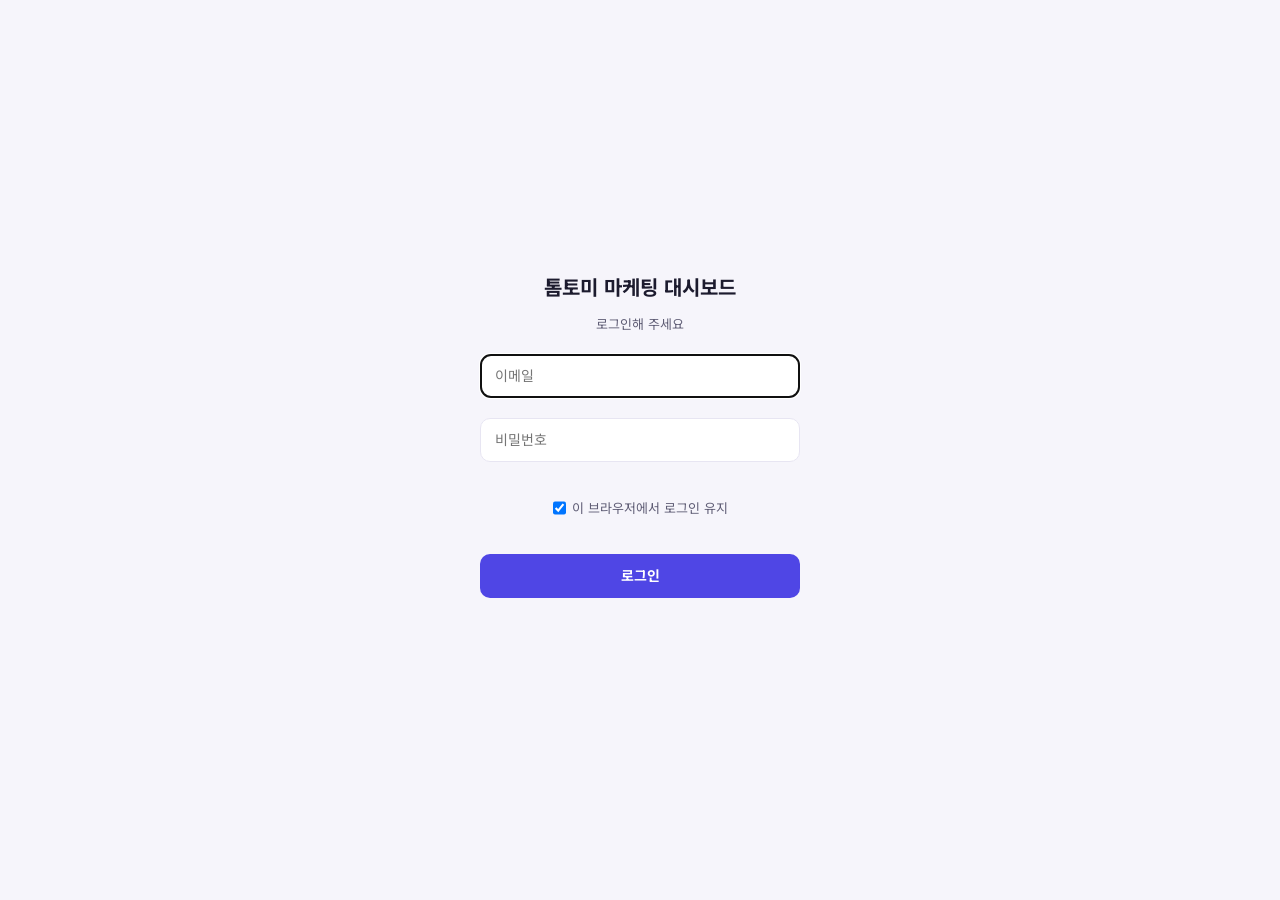
<file: index.html>
<!doctype html>
<html lang="ko">
<head>
<meta charset="utf-8">
<meta name="viewport" content="width=device-width, initial-scale=1">
<meta name="robots" content="noindex">
<title>톰토미 마케팅 대시보드</title>
<link rel="preconnect" href="https://fonts.googleapis.com">
<link rel="stylesheet" href="https://fonts.googleapis.com/css2?family=Noto+Sans+KR:wght@400;500;700&display=swap">
<link rel="stylesheet" href="v6/app.css?v=6.27.0">
</head>
<body>
<div id="lock" class="lock">
  <form class="lock-box" id="lockForm">
    <h1>톰토미 마케팅 대시보드</h1>
    <p>로그인해 주세요</p>
    <label for="em" class="sr">이메일</label>
    <input id="em" type="email" placeholder="이메일" autocomplete="username" required>
    <label for="pw" class="sr">비밀번호</label>
    <input id="pw" type="password" placeholder="비밀번호" autocomplete="current-password" required>
    <label class="lock-keep"><input id="keep" type="checkbox" checked> 이 브라우저에서 로그인 유지</label>
    <button class="btn" type="submit" id="lockBtn">로그인</button>
    <div class="lock-err" id="lockErr" role="alert"></div>
  </form>
</div>
<div id="app"></div>
<div id="tip" class="tip" hidden></div>
<script src="v6/calc.js?v=6.27.0"></script>
<script src="v6/data.js?v=6.27.0"></script>
<script src="v6/parsers.js?v=6.27.0"></script>
<script src="v6/addetail.js?v=6.27.0"></script>
<script src="v6/report.js?v=6.27.0"></script>
<script src="v6/changelog.js?v=6.27.0"></script>
<script src="v6/ui.js?v=6.27.0"></script>
<script>
// 로그인 (Supabase Auth). 비밀번호는 Supabase가 확인하고, 이 페이지에는 남지 않는다
(function () {
  var lock = document.getElementById('lock'), err = document.getElementById('lockErr'), btn = document.getElementById('lockBtn'), booted = false;
  function open() { lock.hidden = true; if (!booted) { booted = true; TTApp.boot(); } }
  function show(msg) { lock.hidden = false; err.textContent = msg || ''; document.getElementById('pw').value = ''; setTimeout(function () { document.getElementById(document.getElementById('em').value ? 'pw' : 'em').focus(); }, 0); }
  TTAuth.onLost(function () { if (booted) { booted = false; document.getElementById('app').innerHTML = ''; } show('로그인이 만료됐어요. 다시 로그인해 주세요'); });
  try { sessionStorage.removeItem('tt_auth'); } catch (e) { /* 옛 비밀번호 화면 흔적 지우기 */ }
  if (TTAuth.hasSession()) TTAuth.token().then(function (t) { if (t) open(); else show(''); }); else show('');
  document.getElementById('lockForm').addEventListener('submit', function (ev) {
    ev.preventDefault();
    btn.disabled = true; btn.textContent = '확인 중…'; err.textContent = '';
    TTAuth.signIn(document.getElementById('em').value, document.getElementById('pw').value, document.getElementById('keep').checked)
      .then(function () { document.getElementById('pw').value = ''; open(); }, function (e) { show(e && e.message ? e.message : '로그인하지 못했어요'); })
      .then(function () { btn.disabled = false; btn.textContent = '로그인'; });
  });
})();
</script>
</body>
</html>
</file>
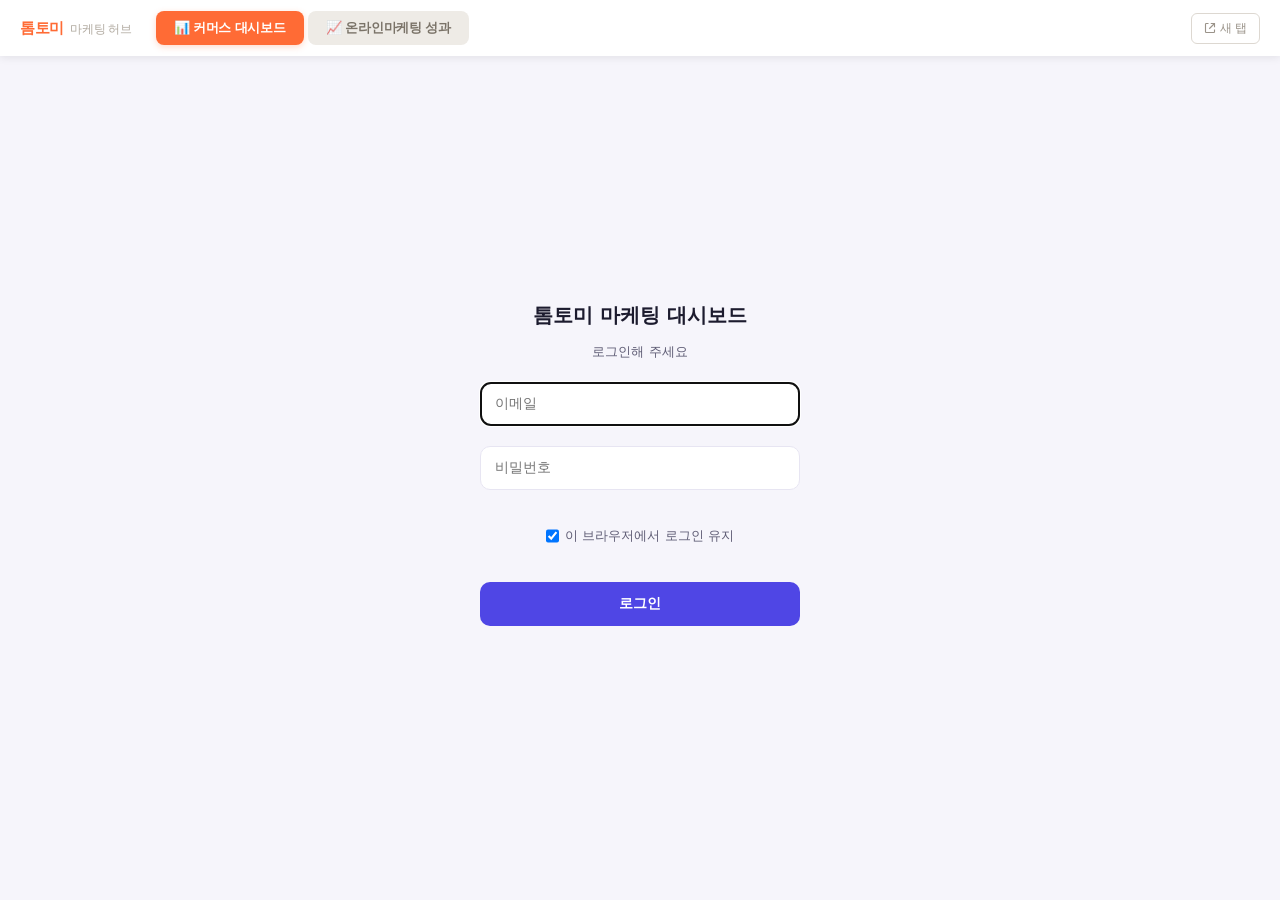
<file: hub.html>
<!DOCTYPE html>
<html lang="ko">
<head>
<meta charset="UTF-8">
<meta name="viewport" content="width=device-width, initial-scale=1.0">
<title>톰토미 마케팅 허브</title>
<style>
  * { margin: 0; padding: 0; box-sizing: border-box; }

  :root {
    --bg: #FAF8F5;
    --tab-active-bg: #FF6B35;
    --tab-active-text: #fff;
    --tab-inactive-bg: #EEEBE6;
    --tab-inactive-text: #7A7368;
    --tab-hover-bg: #E2DED7;
    --shadow: 0 2px 8px rgba(0,0,0,0.08);
    --header-height: 56px;
  }

  body {
    font-family: -apple-system, BlinkMacSystemFont, 'Apple SD Gothic Neo', sans-serif;
    background: var(--bg);
    height: 100vh;
    display: flex;
    flex-direction: column;
    overflow: hidden;
  }

  /* ── Header ── */
  .hub-header {
    height: var(--header-height);
    display: flex;
    align-items: center;
    padding: 0 20px;
    background: #fff;
    box-shadow: var(--shadow);
    gap: 24px;
    flex-shrink: 0;
    z-index: 10;
  }

  .hub-logo {
    font-size: 15px;
    font-weight: 700;
    color: #FF6B35;
    letter-spacing: -0.3px;
    white-space: nowrap;
  }

  .hub-logo span {
    color: #B0A99F;
    font-weight: 400;
    margin-left: 6px;
    font-size: 12px;
  }

  /* ── Tabs ── */
  .tab-group {
    display: flex;
    gap: 4px;
  }

  .tab-btn {
    padding: 8px 18px;
    border: none;
    border-radius: 8px;
    font-size: 13px;
    font-weight: 600;
    cursor: pointer;
    transition: all 0.2s ease;
    background: var(--tab-inactive-bg);
    color: var(--tab-inactive-text);
    letter-spacing: -0.2px;
  }

  .tab-btn:hover {
    background: var(--tab-hover-bg);
    color: #4A453E;
  }

  .tab-btn.active {
    background: var(--tab-active-bg);
    color: var(--tab-active-text);
    box-shadow: 0 2px 6px rgba(255,107,53,0.25);
  }

  /* ── 새 탭으로 열기 버튼 ── */
  .open-external {
    margin-left: auto;
    padding: 6px 12px;
    border: 1.5px solid #DDD8D1;
    border-radius: 6px;
    background: transparent;
    color: #9A9389;
    font-size: 12px;
    cursor: pointer;
    transition: all 0.2s ease;
    display: flex;
    align-items: center;
    gap: 4px;
  }

  .open-external:hover {
    border-color: #FF6B35;
    color: #FF6B35;
  }

  .open-external svg {
    width: 12px;
    height: 12px;
  }

  /* ── iframe 영역 ── */
  .frame-container {
    flex: 1;
    position: relative;
  }

  .frame-container iframe {
    position: absolute;
    top: 0;
    left: 0;
    width: 100%;
    height: 100%;
    border: none;
    background: #fff;
  }

  .frame-container iframe.hidden {
    visibility: hidden;
    pointer-events: none;
  }

  /* ── 로딩 ── */
  .loading-overlay {
    position: absolute;
    top: 0; left: 0; right: 0; bottom: 0;
    display: flex;
    align-items: center;
    justify-content: center;
    background: var(--bg);
    z-index: 5;
    transition: opacity 0.3s ease;
  }

  .loading-overlay.fade-out {
    opacity: 0;
    pointer-events: none;
  }

  .loading-dot {
    width: 8px; height: 8px;
    border-radius: 50%;
    background: #FF6B35;
    margin: 0 4px;
    animation: bounce 1.2s infinite ease-in-out;
  }
  .loading-dot:nth-child(2) { animation-delay: 0.15s; }
  .loading-dot:nth-child(3) { animation-delay: 0.3s; }

  @keyframes bounce {
    0%, 80%, 100% { transform: scale(0.6); opacity: 0.3; }
    40% { transform: scale(1); opacity: 1; }
  }

  /* ── 모바일 ── */
  @media (max-width: 600px) {
    .hub-header { padding: 0 12px; gap: 12px; }
    .hub-logo span { display: none; }
    .tab-btn { padding: 7px 12px; font-size: 12px; }
    .open-external { padding: 5px 8px; font-size: 11px; }
  }
</style>
</head>
<body>

<header class="hub-header">
  <div class="hub-logo">톰토미<span>마케팅 허브</span></div>
  <div class="tab-group">
    <button class="tab-btn active" data-tab="dashboard" onclick="switchTab('dashboard')">📊 커머스 대시보드</button>
    <button class="tab-btn" data-tab="online" onclick="switchTab('online')">📈 온라인마케팅 성과</button>
  </div>
  <button class="open-external" onclick="openExternal()" title="현재 탭을 새 창에서 열기">
    <svg viewBox="0 0 16 16" fill="none" stroke="currentColor" stroke-width="1.5">
      <path d="M6 2H3a1 1 0 0 0-1 1v10a1 1 0 0 0 1 1h10a1 1 0 0 0 1-1v-3"/>
      <path d="M9 2h5v5"/>
      <path d="M14 2L7 9"/>
    </svg>
    새 탭
  </button>
</header>

<div class="frame-container" id="frameContainer">
  <div class="loading-overlay" id="loadingOverlay">
    <div class="loading-dot"></div>
    <div class="loading-dot"></div>
    <div class="loading-dot"></div>
  </div>
  <iframe id="frame-dashboard" src="https://marketeryea-hub.github.io/tomtomi-mkt/" onload="onFrameLoad('dashboard')"></iframe>
  <iframe id="frame-online" class="hidden" src="https://marketeryea-hub.github.io/tomtomi-online/" onload="onFrameLoad('online')"></iframe>
</div>

<script>
  let currentTab = 'dashboard';
  const loaded = { dashboard: false, online: false };

  const URLS = {
    dashboard: 'https://marketeryea-hub.github.io/tomtomi-mkt/',
    online: 'https://marketeryea-hub.github.io/tomtomi-online/'
  };

  function switchTab(tab) {
    if (tab === currentTab) return;
    currentTab = tab;

    // 탭 버튼 활성화
    document.querySelectorAll('.tab-btn').forEach(btn => {
      btn.classList.toggle('active', btn.dataset.tab === tab);
    });

    // iframe 전환
    document.querySelectorAll('.frame-container iframe').forEach(f => {
      f.classList.add('hidden');
    });
    document.getElementById('frame-' + tab).classList.remove('hidden');
  }

  function onFrameLoad(tab) {
    if (!loaded[tab]) {
      loaded[tab] = true;
      // 두 개 다 로드되면 로딩 오버레이 제거
      if (loaded.dashboard || tab === currentTab) {
        const overlay = document.getElementById('loadingOverlay');
        overlay.classList.add('fade-out');
        setTimeout(() => overlay.remove(), 400);
      }
    }
  }

  function openExternal() {
    window.open(URLS[currentTab], '_blank');
  }

  // 키보드 단축키: Ctrl+1, Ctrl+2로 탭 전환
  document.addEventListener('keydown', e => {
    if ((e.ctrlKey || e.metaKey) && e.key === '1') { e.preventDefault(); switchTab('dashboard'); }
    if ((e.ctrlKey || e.metaKey) && e.key === '2') { e.preventDefault(); switchTab('online'); }
  });
</script>

</body>
</html>
</file>
<file: v6/app.css>
/* 톰토미 대시보드 v6 — 화면 스타일
 * 색과 크기는 맨 위 변수에서만 정한다. 화면 코드에는 색 값을 직접 쓰지 않는다.
 */
:root {
  --bg: #F6F5FB;
  --card: #FFFFFF;
  --line: #E7E5F2;
  --text: #1C1B2E;
  --sub: #5F5D75;
  --accent: #4F46E5;
  --accent-deep: #3730A3;
  --accent-soft: #EEEDFD;
  --up: #0F7B4F;
  --up-soft: #E3F4EA;
  --up-deep: #0B5C3A;
  --down: #B42318;
  --down-soft: #FDE7E4;
  --warn: #7A4100;
  --warn-soft: #FDEBD3;
  --ad: #F2C078;
  --prev: #8E8BA8;
  --ref-line: #B9B6CF;
  --r-lg: 16px;
  --r-md: 10px;
}
* { box-sizing: border-box; }
html, body { margin: 0; }
body { background: var(--bg); color: var(--text); font-family: 'Noto Sans KR', system-ui, -apple-system, sans-serif; font-size: 14px; line-height: 1.5; }
a { color: var(--accent); }
button, input { font: inherit; color: inherit; }
h1, h2 { margin: 0; }
.num { font-variant-numeric: tabular-nums; }

/* 잠금 화면 */
.lock { position: fixed; inset: 0; z-index: 100; background: var(--bg); display: flex; align-items: center; justify-content: center; padding: 16px; }
.lock[hidden] { display: none; }
.lock-box { width: 100%; max-width: 320px; display: flex; flex-direction: column; gap: 12px; text-align: center; }
.lock-box h1 { font-size: 20px; }
.lock-box p { margin: 0 0 8px; color: var(--sub); font-size: 13px; }
.lock-box input { min-height: 44px; padding: 0 14px; border: 1px solid var(--line); border-radius: var(--r-md); background: var(--card); }
.lock-err { color: var(--down); font-size: 12px; min-height: 18px; }

/* 전체 틀 */
.app { display: flex; flex-wrap: wrap; min-height: 100vh; }
.side { flex: 1 1 208px; max-width: 232px; padding: 24px 16px; background: var(--card); border-right: 1px solid var(--line); display: flex; flex-direction: column; gap: 20px; }
.brand { display: flex; flex-direction: column; padding: 0 12px; }
.brand b { font-size: 16px; }
.brand span { font-size: 11px; color: var(--sub); }
.nav { display: flex; flex-direction: column; gap: 4px; }
.nav + .nav { padding-top: 16px; border-top: 1px solid var(--line); }
.nav-h { padding: 0 12px; font-size: 11px; color: var(--sub); font-weight: 700; }
.nav a, .nav button { display: flex; align-items: center; gap: 8px; min-height: 44px; padding: 0 12px; border: 0; border-radius: var(--r-md); background: transparent; color: var(--text); text-decoration: none; text-align: left; cursor: pointer; width: 100%; }
.nav a:hover, .nav button:hover { background: var(--bg); }
.nav [aria-current="page"] { background: var(--accent-soft); color: var(--accent-deep); font-weight: 700; }
.nav small { margin-left: auto; font-size: 11px; color: var(--sub); font-weight: 400; }
.side-status { margin-top: auto; padding: 12px; border-radius: var(--r-md); background: var(--bg); font-size: 12px; color: var(--sub); display: flex; flex-direction: column; gap: 4px; }
.side-status b.ok { color: var(--up); }
.side-status b.chk { color: var(--warn); }

.main { flex: 999 1 560px; min-width: 0; padding: 24px 32px 40px; display: flex; flex-direction: column; gap: 20px; }
.head { display: flex; flex-direction: column; }
.head h1 { font-size: 22px; }
.head span { font-size: 13px; color: var(--sub); }

/* 기간 설정 */
.period { background: var(--card); border: 1px solid var(--line); border-radius: 14px; padding: 14px 18px; display: flex; flex-direction: column; gap: 12px; }
.period-row { display: flex; flex-wrap: wrap; align-items: center; gap: 8px; }
.period-row + .period-row { padding-top: 12px; border-top: 1px solid var(--line); }
.period-row > b { min-width: 64px; font-size: 13px; }
.period label { display: flex; align-items: center; gap: 6px; font-size: 12px; color: var(--sub); }
.period input[type="date"] { min-height: 44px; padding: 0 10px; border: 1px solid var(--line); border-radius: 8px; background: var(--card); font-size: 14px; color: var(--text); }
.period input[type="date"]:disabled { background: var(--bg); color: var(--sub); }
.chip { min-height: 44px; padding: 0 12px; border-radius: 8px; border: 1px solid var(--line); background: var(--card); cursor: pointer; }
.chip:hover { border-color: var(--ref-line); }
.chip[aria-pressed="true"] { border-color: var(--accent); background: var(--accent-soft); color: var(--accent-deep); font-weight: 700; }
.period-note { font-size: 12px; color: var(--sub); }
.btn { min-height: 44px; padding: 0 16px; border-radius: var(--r-md); border: 0; background: var(--accent); color: #FFFFFF; font-weight: 700; cursor: pointer; }

/* 카드 */
.sec-h { display: flex; flex-wrap: wrap; align-items: baseline; gap: 8px; margin-bottom: 10px; }
.sec-h h2 { font-size: 14px; }
.sec-h span { font-size: 12px; color: var(--sub); }
.kpis { display: grid; grid-template-columns: repeat(auto-fit, minmax(220px, 1fr)); gap: 16px; }
.kpi { background: var(--card); border: 1px solid var(--line); border-radius: var(--r-lg); padding: 20px; display: flex; flex-direction: column; gap: 6px; min-width: 0; }
.kpi .lab { font-size: 13px; color: var(--sub); font-weight: 500; }
.kpi .val { font-size: 28px; font-weight: 700; letter-spacing: -0.5px; overflow-wrap: anywhere; }
.kpi .val small { font-size: 15px; font-weight: 500; }
.kpi .dlt { font-size: 12px; color: var(--sub); }
.kpi.main-kpi { background: var(--accent); border-color: var(--accent); color: #FFFFFF; }
.kpi.main-kpi .lab, .kpi.main-kpi .dlt { color: #FFFFFF; }
.up { color: var(--up); font-weight: 700; }
.down { color: var(--down); font-weight: 700; }
.kpi.main-kpi .up, .kpi.main-kpi .down { color: #FFFFFF; }

.row { display: flex; flex-wrap: wrap; gap: 16px; }
.card { background: var(--card); border: 1px solid var(--line); border-radius: var(--r-lg); padding: 20px; display: flex; flex-direction: column; gap: 12px; min-width: 0; }
.card h2 { font-size: 15px; }
.card-h { display: flex; flex-wrap: wrap; align-items: center; gap: 12px; }
.card-h h2 { flex-grow: 1; }
.card-h .hint { font-size: 12px; color: var(--sub); }
.grow2 { flex: 2 1 480px; }
.grow1 { flex: 1 1 300px; }
.legend { display: flex; align-items: center; gap: 6px; font-size: 12px; color: var(--sub); }
.lg-line { width: 14px; height: 3px; background: var(--accent); border-radius: 2px; }
.lg-dash { width: 14px; height: 0; border-top: 2px dashed var(--prev); }
.lg-bar { width: 10px; height: 12px; background: var(--ad); border-radius: 2px; }
.lg-hl { width: 12px; height: 12px; background: var(--accent-soft); border: 1px solid var(--accent); border-radius: 2px; }
.chart { width: 100%; height: auto; display: block; }
.chart text { font-size: 11px; fill: var(--sub); font-family: inherit; }
.note { font-size: 12px; color: var(--sub); }
.chart .hit { fill: transparent; cursor: crosshair; }
.chart .hit:hover { fill: rgba(79, 70, 229, 0.08); }
.tip { position: fixed; z-index: 50; pointer-events: none; background: var(--text); color: #FFFFFF; border-radius: 8px; padding: 8px 10px; font-size: 12px; line-height: 1.5; display: flex; flex-direction: column; box-shadow: 0 4px 14px rgba(28, 27, 46, 0.25); max-width: 260px; }
.tip[hidden] { display: none; }
.tip b { font-size: 12px; margin-bottom: 2px; }

/* 확인할 것 */
.sig { display: flex; gap: 12px; align-items: flex-start; }
.tag { flex-shrink: 0; min-width: 44px; padding: 2px 0; border-radius: 6px; font-size: 12px; font-weight: 700; text-align: center; }
.tag.up-t { background: var(--up-soft); color: var(--up-deep); }
.tag.down-t { background: var(--down-soft); color: var(--down); }
.tag.warn-t { background: var(--warn-soft); color: var(--warn); }
.sig div { display: flex; flex-direction: column; gap: 2px; min-width: 0; }
.sig b { overflow-wrap: anywhere; }
.sig span { font-size: 13px; color: var(--sub); }

/* 광고 */
.big { font-size: 26px; font-weight: 700; }
.ref { border: 1px dashed var(--ref-line); background: var(--bg); border-radius: 12px; padding: 12px; display: flex; flex-direction: column; gap: 2px; }
.ref b { font-size: 12px; color: var(--sub); }

/* 목록 */
.bar-item { display: flex; align-items: center; gap: 10px; }
.bar-item span:first-child { flex-grow: 1; min-width: 0; overflow: hidden; text-overflow: ellipsis; white-space: nowrap; }
.bar-track { height: 6px; border-radius: 3px; background: var(--accent-soft); }
.bar-fill { height: 6px; border-radius: 3px; background: var(--accent); }
.st { display: flex; align-items: center; gap: 10px; }
.st .dot { width: 8px; height: 8px; border-radius: 50%; background: var(--up); flex-shrink: 0; }
.st .dot.chk { background: #B45F06; }
.st span.grow { flex-grow: 1; }
.st b.chk { color: var(--warn); }
.more { font-size: 13px; font-weight: 700; text-decoration: none; min-height: 44px; display: flex; align-items: center; }

/* 매출 메뉴 */
.tabs { display: flex; flex-wrap: wrap; gap: 4px; padding: 4px; background: var(--card); border: 1px solid var(--line); border-radius: 12px; align-self: flex-start; }
.tab { min-height: 44px; padding: 0 18px; border-radius: 9px; border: 0; background: transparent; cursor: pointer; }
.tab:hover { background: var(--bg); }
.tab[aria-selected="true"] { background: var(--accent); color: #FFFFFF; font-weight: 700; }
.strip { display: grid; grid-template-columns: repeat(auto-fit, minmax(170px, 1fr)); gap: 1px; background: var(--line); border: 1px solid var(--line); border-radius: 14px; overflow: hidden; }
.cell { background: var(--card); padding: 16px 18px; display: flex; flex-direction: column; gap: 2px; min-width: 0; }
.cell .lab, .cell .sub { font-size: 12px; color: var(--sub); }
.cell .val { font-size: 22px; font-weight: 700; overflow-wrap: anywhere; }
.cell-ref { background: var(--bg); }
.note.tight { margin-top: -12px; }
.units { display: flex; gap: 4px; }
.grow3 { flex: 3 1 520px; }
.card.flush { padding: 0; gap: 0; }
.pad { padding: 12px 18px; margin: 0; }
.card.flush > .card-h { border-bottom: 1px solid var(--line); }
.scroll { overflow-x: auto; }
.tbl { width: 100%; min-width: 520px; border-collapse: collapse; font-size: 13px; }
.tbl th, .tbl td { padding: 9px 9px; text-align: left; font-weight: 400; white-space: nowrap; }
.tbl th:first-child, .tbl td:first-child { padding-left: 18px; }
.tbl th:last-child, .tbl td:last-child { padding-right: 18px; }
.tbl thead th { background: var(--bg); color: var(--sub); font-size: 12px; font-weight: 700; }
.tbl tbody tr { border-top: 1px solid var(--line); }
.tbl tbody th { font-weight: 500; }
.tbl .r { text-align: right; }
.tbl .b { font-weight: 700; }
.tbl .zero { color: var(--ref-line); }
.tbl .none { text-align: center; color: var(--sub); padding: 28px; white-space: normal; }
.tbl tr.sum { border-top: 2px solid var(--text); background: var(--bg); }
.tbl tr.sum th { font-weight: 700; }
.tbl.wrap tbody th { white-space: normal; min-width: 250px; }
.tbl.wrap .exp { white-space: normal; }
.search { display: flex; align-items: center; gap: 12px; padding-top: 0; padding-bottom: 12px; }
.search input { flex: 1; min-width: 0; max-width: 420px; min-height: 40px; padding: 0 12px; border: 1px solid var(--line); border-radius: 8px; background: var(--card); font: inherit; font-size: 14px; color: var(--text); }
.search input:focus { outline: 2px solid var(--accent); outline-offset: 1px; }
.pick { display: flex; align-items: flex-start; gap: 8px; }
.pick input { width: 18px; height: 18px; margin: 7px 0 0; flex: none; accent-color: var(--accent); cursor: pointer; }
.dotc { display: inline-block; width: 10px; height: 10px; border-radius: 50%; margin-right: 6px; }
.tbl.cmp thead th { white-space: normal; min-width: 130px; vertical-align: bottom; }
.tbl.cmp tbody th { min-width: 150px; }
.tbl.cmp small { color: var(--sub); font-weight: 400; }
.cmpchart { display: flex; flex-direction: column; gap: 8px; padding-top: 16px; padding-bottom: 16px; border-top: 1px solid var(--line); }
.mline { width: 100%; height: auto; }
.mline .grid { stroke: var(--line); stroke-width: 1; }
.mline .ax { font-size: 11px; fill: var(--sub); }
.legend { display: flex; flex-wrap: wrap; gap: 6px 16px; font-size: 12px; color: var(--sub); }
#pcompare:empty { display: none; }
.exp { background: none; border: 0; padding: 6px 0; min-height: 32px; font: inherit; font-weight: 500; color: var(--text); text-align: left; cursor: pointer; }
.exp:hover { color: var(--accent-deep); }
.tbl tr.subrow { background: var(--bg); }
.tbl tr.subrow th { font-weight: 400; color: var(--sub); padding-left: 26px; }
.tbl tr.sum small { font-weight: 400; color: var(--sub); }
.miss { color: var(--warn); font-weight: 500; }
.filebtn { display: inline-flex; align-items: center; }
.draft { margin: 0 18px 12px; padding: 12px 14px; border-radius: var(--r-md); background: var(--warn-soft); display: flex; flex-direction: column; gap: 6px; font-size: 13px; }
.pager { display: flex; align-items: center; justify-content: center; gap: 12px; padding: 12px 18px; border-top: 1px solid var(--line); font-size: 13px; }
.pager small { color: var(--sub); }
.chip:disabled { opacity: .4; cursor: default; }
.li { display: flex; align-items: center; gap: 10px; padding: 10px 18px; border-bottom: 1px solid var(--line); }
.li span:first-child { flex-grow: 1; min-width: 0; overflow: hidden; text-overflow: ellipsis; white-space: nowrap; }
.li .sub2 { min-width: 52px; text-align: right; font-size: 12px; color: var(--sub); }
.li .sub2.up { color: var(--up); } .li .sub2.down { color: var(--down); }
.bar-track.mx { margin: 0 18px 10px; }

.empty { background: var(--card); border: 1px solid var(--line); border-radius: var(--r-lg); padding: 40px 24px; text-align: center; color: var(--sub); display: flex; flex-direction: column; gap: 12px; align-items: center; }
.empty b { color: var(--text); font-size: 16px; }
.loading { padding: 60px 0; text-align: center; color: var(--sub); }
.error { background: var(--down-soft); color: var(--down); border-radius: var(--r-md); padding: 16px; }

@media (max-width: 720px) {
  .side { max-width: none; flex-basis: 100%; border-right: 0; border-bottom: 1px solid var(--line); padding: 16px; }
  .side-status { margin-top: 0; }
  .main { padding: 16px; }
  .kpi .val { font-size: 24px; }
}
.li b { white-space: nowrap; }

/* 품목 기준 표 */
.tbl tr.zero-row th, .tbl tr.zero-row td { color: var(--sub); opacity: .55; }
.code { display: inline-block; min-width: 82px; font-size: 12px; font-weight: 700; color: var(--accent-deep); }
.code.muted { color: var(--sub); font-weight: 500; }
.iname { padding-top: 6px; }
.nobox { display: inline-block; width: 18px; flex: none; }
.chtag { display: inline-block; padding: 1px 7px; border-radius: 999px; font-size: 11px; font-weight: 700; margin: 1px 2px 1px 0; }
.chtag.ch-naver { background: #E3F4EA; color: #0B5C3A; }
.chtag.ch-coupang { background: #FDE7E4; color: #8A1C12; }
.chtag.ch-other { background: var(--accent-soft); color: var(--accent-deep); }
.tbl .subrow small, .li small { color: var(--sub); font-weight: 400; }
.tbl.items tbody th { min-width: 0; white-space: nowrap; }
.tbl.items td.nm { white-space: normal; min-width: 220px; }
.tbl.items .code { min-width: 0; }
.tbl.items thead small { font-weight: 400; }
.tbl.items th, .tbl.items td { padding-left: 6px; padding-right: 6px; }
.tbl.items th:first-child, .tbl.items td:first-child { padding-left: 18px; }
.tbl.items th:last-child, .tbl.items td:last-child { padding-right: 18px; }
.tbl.items .chtag { margin: 1px 0; }
.tbl.items .exp, .tbl.items .iname { white-space: nowrap; }
.card-h .tag { padding: 2px 8px; background: var(--warn-soft); color: var(--warn); }

/* 데이터 관리 */
.drop { display: flex; flex-direction: column; gap: 6px; align-items: center; justify-content: center; min-height: 120px; padding: 18px; border: 2px dashed var(--ref-line); border-radius: var(--r-md); background: var(--bg); text-align: center; cursor: pointer; }
.drop b { font-size: 15px; color: var(--accent-deep); }
.drop span { font-size: 12px; color: var(--sub); }
.drop.over { border-color: var(--accent); background: var(--accent-soft); }
.plan { display: flex; flex-direction: column; gap: 10px; margin-top: 4px; }
.pf { border: 1px solid var(--line); border-radius: var(--r-md); padding: 10px 14px; display: flex; flex-direction: column; gap: 6px; }
.pf-h { display: flex; flex-wrap: wrap; justify-content: space-between; gap: 4px 12px; font-size: 14px; }
.pf-h span { color: var(--sub); font-size: 13px; }
.pf-g { display: flex; flex-wrap: wrap; justify-content: space-between; gap: 4px 12px; font-size: 13px; }
.pf-g small, .pf-c { color: var(--sub); font-size: 12px; }
.plan-f { display: flex; flex-wrap: wrap; align-items: center; gap: 10px; font-size: 14px; }
.plan-f span { margin-right: auto; }
.warn { color: var(--warn); font-weight: 700; }
.btn:disabled { opacity: .5; cursor: default; }
a.chip { display: inline-flex; align-items: center; text-decoration: none; color: inherit; }
.sl-text { width: 100%; min-height: 360px; padding: 14px; border: 1px solid var(--line); border-radius: var(--r-md); background: var(--bg); color: var(--text); font: 13px/1.6 'Noto Sans KR', sans-serif; resize: vertical; }
.sl-text:focus { outline: 2px solid var(--accent); outline-offset: 1px; }
.tbl.adtree tr.lv2 th { padding-left: 34px; }
.tbl.adtree tr.lv3 th { padding-left: 58px; font-weight: 400; }
.tbl.adtree tr.lv1 th { font-weight: 700; }
.tbl.adtree tr.lv3 td, .tbl.adtree tr.lv3 th { background: var(--bg); }
.tbl.adtree small { color: var(--sub); }
.chip.mini { min-height: 28px; padding: 0 10px; font-size: 12px; }
.cover { display: flex; flex-direction: column; gap: 4px; margin: 0 18px 12px; padding: 12px 14px; border-radius: var(--r-md); background: var(--warn-soft); color: var(--text); font-size: 13px; line-height: 1.5; }
.cover b { color: var(--warn); }
.cover.ok { background: var(--accent-soft); color: var(--accent-deep); }
.linkbtn { border: 0; background: none; padding: 0; color: var(--accent-deep); font: inherit; font-weight: 700; text-decoration: underline; cursor: pointer; }
.viewtoggle { display: flex; gap: 8px; margin-bottom: 12px; }
.aipick { display: flex; align-items: center; gap: 12px; flex-wrap: wrap; font-weight: 700; }
.aipick select { flex: 1; min-width: 0; max-width: 640px; min-height: 42px; padding: 0 12px; border: 1px solid var(--line); border-radius: 8px; background: var(--card); color: var(--text); font: inherit; font-size: 14px; font-weight: 400; }
.aibox { position: relative; flex: 1; min-width: 0; max-width: 640px; }
.aibox input { width: 100%; min-height: 44px; padding: 0 14px; border: 1px solid var(--line); border-radius: 10px; background: var(--card); color: var(--text); font: inherit; font-size: 15px; font-weight: 400; }
.aibox input:focus { outline: 2px solid var(--accent); outline-offset: 1px; }
.aisug { position: absolute; z-index: 20; left: 0; right: 0; top: calc(100% + 4px); background: var(--card); border: 1px solid var(--line); border-radius: 10px; box-shadow: 0 8px 24px rgba(20, 16, 60, .12); overflow: hidden; }
.aisug-i { display: flex; justify-content: space-between; gap: 12px; width: 100%; padding: 10px 14px; border: 0; border-top: 1px solid var(--line); background: none; color: var(--text); font: inherit; font-size: 14px; font-weight: 400; text-align: left; cursor: pointer; }
.aisug-i:first-child { border-top: 0; }
.aisug-i:hover, .aisug-i:focus, .aisug-i.first { background: var(--accent-soft); outline: none; }
.aisug-i small { color: var(--sub); white-space: nowrap; }
.aisug-none { padding: 12px 14px; color: var(--sub); font-size: 14px; }
.aicur { margin: 12px 0 0; font-size: 14px; }

/* 프로모션 */
.pform { display: grid; grid-template-columns: repeat(auto-fill, minmax(210px, 1fr)); gap: 14px 16px; margin-top: 14px; }
.pform label { display: flex; flex-direction: column; gap: 6px; font-size: 13px; font-weight: 700; min-width: 0; }
.pform label.w2 { grid-column: span 2; }
.pform input, .pform select { min-height: 44px; padding: 0 12px; border: 1px solid var(--line); border-radius: 8px; background: var(--card); color: var(--text); font: inherit; font-size: 15px; font-weight: 400; width: 100%; }
.pform input:focus, .pform select:focus { outline: 2px solid var(--accent); outline-offset: 1px; }
.pform small { font-size: 12px; font-weight: 400; color: var(--sub); }
.pitems { display: flex; flex-direction: column; gap: 10px; margin-top: 18px; font-size: 13px; }
.pchips { display: flex; flex-wrap: wrap; gap: 8px; align-items: center; min-height: 32px; }
.pchip { display: inline-flex; align-items: center; gap: 6px; padding: 4px 6px 4px 12px; border-radius: 999px; background: var(--accent-soft); color: var(--accent-deep); font-size: 13px; }
.pchip button { width: 24px; height: 24px; border: 0; border-radius: 50%; background: none; color: inherit; font-size: 16px; line-height: 1; cursor: pointer; }
.pchip button:hover { background: var(--card); }
.chtag.on { background: var(--accent-soft); color: var(--accent-deep); }
.tbl tr.on { background: var(--accent-soft); }
.li.sumli { border-top: 2px solid var(--text); font-weight: 700; }
@media (max-width: 560px) { .pform label.w2 { grid-column: auto; } }
.chtag.wait { background: var(--bg); color: var(--sub); border: 1px solid var(--line); }
.covwrap { border-top: 1px solid var(--line); }
.covname { display: block; padding: 12px 18px 0; font-size: 13px; }

/* 표 아래: 줄 수, 정렬, 넘기기 */
.pager { justify-content: space-between; flex-wrap: wrap; }
.pager select { min-height: 36px; padding: 0 10px; border: 1px solid var(--line); border-radius: 8px; background: var(--card); color: var(--text); font: inherit; font-size: 13px; }
.psort { display: inline-flex; gap: 6px; }
.pnav { display: inline-flex; align-items: center; gap: 12px; margin-left: auto; }
.pdays { display: inline-flex; align-items: center; min-height: 32px; padding: 0 10px; border-radius: 8px; background: var(--accent-soft); color: var(--accent-deep); font-size: 13px; font-weight: 700; }
.head { flex-direction: row; align-items: flex-end; justify-content: space-between; gap: 12px; flex-wrap: wrap; }
.head-t { display: flex; flex-direction: column; }
.head-x { display: flex; align-items: center; gap: 10px; }
.head-x small { font-size: 12px; color: var(--sub); }
.plh { margin: 20px 0 10px; font-size: 14px; }
.plh small { color: var(--sub); font-weight: 400; margin-left: 6px; }
#plout .strip { margin: 0; }
.pact { white-space: nowrap; }
.pact .chip { min-height: 32px; padding: 0 10px; margin-left: 6px; font-size: 12px; }
.chip.danger { border-color: var(--bad, #c0392b); color: var(--bad, #c0392b); font-weight: 700; }

/* 상품 관리 */
.iatbl td, .iatbl th { vertical-align: middle; }
.iaimg { width: 60px; }
.ithumb { display: block; width: 44px; height: 44px; border-radius: 8px; object-fit: cover; border: 1px solid var(--line); background: var(--bg); cursor: zoom-in; }
.ithumb.none { cursor: default; background: repeating-linear-gradient(45deg, var(--bg), var(--bg) 6px, var(--card) 6px, var(--card) 12px); }
#ipop { position: fixed; z-index: 50; width: 320px; height: 320px; object-fit: contain; background: #fff; border: 1px solid var(--line); border-radius: 12px; box-shadow: 0 12px 32px rgba(0, 0, 0, .18); pointer-events: none; }
#ipop[hidden] { display: none; }
.iasub { display: block; font-size: 11px; font-weight: 400; color: var(--sub); white-space: nowrap; }
.iaform > td { background: var(--bg); padding: 18px; }
.iaform .pform { margin-top: 0; }
.iaform .tbl { background: var(--card); border-radius: 8px; margin-top: 8px; }
.filebtn { cursor: pointer; display: inline-flex; align-items: center; }
.mallnew { display: inline-flex; gap: 6px; align-items: center; }
.mallnew input { min-height: 36px; padding: 0 10px; border: 1px solid var(--line); border-radius: 8px; background: var(--card); color: var(--text); font: inherit; font-size: 13px; width: 170px; }
.pchip .chip { min-height: 26px; padding: 0 8px; font-size: 12px; width: auto; border-radius: 8px; }
.aipick .chip { white-space: nowrap; }
.pchip .chip { height: auto; border: 1px solid var(--line); background: var(--card); }
.iaform > td, .iaform > td * { white-space: normal; }
.iaform .iasub, .iatbl .iasub { white-space: nowrap; }
.iatbl .ithumb.none { width: 44px; height: 44px; }
.tbl.iatbl tbody th { min-width: 0; white-space: nowrap; }
.tbl.iatbl > tbody > tr > td:nth-child(3) { white-space: normal; min-width: 180px; }

/* 백업에서 되돌리기 */
.rsprev { display: grid; grid-template-columns: 1fr 1fr; gap: 12px; }
.rsprev > div { background: var(--card); border: 1px solid var(--line); border-radius: 8px; padding: 10px 12px; min-width: 0; }
.rsprev code { display: block; margin-top: 6px; font-size: 11px; line-height: 1.5; color: var(--sub); white-space: normal; word-break: break-all; }
.bkwarn { margin-top: 6px; padding: 4px 8px; border: 1px solid var(--warn, #b45309); border-radius: 6px; background: none; color: var(--warn, #b45309); font: inherit; font-size: 12px; font-weight: 700; text-align: left; cursor: pointer; }

/* 상품 보기 */
.psearch { padding: 0; }
.psearch input { font-size: 16px; min-height: 48px; }
.legendrow { display: flex; flex-wrap: wrap; gap: 6px 16px; margin: 8px 0 4px; }
.legendrow .dotc, .pchip .dotc { display: inline-block; width: 10px; height: 10px; border-radius: 50%; margin-right: 6px; vertical-align: middle; }
.chtag.bulk { background: var(--warn-soft); color: var(--warn); }
.tbl tr.subhead th { background: var(--bg); font-size: 13px; }
.tbl.items .linkbtn { text-align: left; }
.tbl.items td.nm .linkbtn { color: var(--text); font-weight: 400; text-decoration: none; }
.tbl.items td.nm .linkbtn:hover, .tbl.items td.nm .linkbtn:focus-visible { text-decoration: underline; color: var(--accent-deep); }

/* 상품: 검색칸을 위에 붙여 두고, 보는 중에는 목록을 접는다 */
.psticky { position: sticky; top: 8px; z-index: 20; box-shadow: 0 6px 20px rgba(20, 20, 40, .06); }
.psearch .aibox { width: 100%; }
.psearch .aisug { max-height: 360px; overflow: auto; }
.aisug-row { display: flex; align-items: center; gap: 6px; }
.aisug-row .aisug-i { flex: 1; min-width: 0; }
.aisug-row .addbtn { flex: none; margin-right: 8px; font-size: 12px; }
.psearch .pchips { margin-top: 12px; }
.psearch .hint { display: block; margin-top: 10px; }
.pfold { display: flex; align-items: center; gap: 12px; margin: 4px 0 16px; }
.card.psticky { padding: 12px 16px; }
.psearch { display: flex; flex-wrap: wrap; align-items: center; gap: 10px; }
.psearch .aibox { flex: 1 1 340px; width: auto; }
.psearch .pchips { margin-top: 0; }
.psearch .hint, .psearch .note { flex-basis: 100%; margin: 0; }

/* 제보 */
.fbbtn { margin-top: auto; padding: 10px 12px; border: 1px dashed var(--line); border-radius: var(--r-md); background: none; color: var(--sub); font: inherit; font-size: 13px; font-weight: 700; text-align: left; cursor: pointer; }
.fbbtn:hover, .fbbtn:focus-visible { border-color: var(--accent); color: var(--accent-deep); }
.fbbtn + .side-status { margin-top: 0; }
.fbback { position: fixed; inset: 0; background: rgba(20, 16, 40, .35); z-index: 60; }
.fbmodal { position: fixed; z-index: 61; top: 50%; left: 50%; transform: translate(-50%, -50%); width: min(640px, calc(100vw - 32px)); max-height: calc(100vh - 48px); overflow: auto; background: var(--card); border-radius: 16px; padding: 22px 24px; box-shadow: 0 24px 60px rgba(0, 0, 0, .25); display: flex; flex-direction: column; gap: 14px; }
.fbl { display: flex; flex-direction: column; gap: 6px; font-size: 13px; font-weight: 700; }
.fbl textarea { min-height: 120px; padding: 12px; border: 1px solid var(--line); border-radius: 10px; background: var(--card); color: var(--text); font: inherit; font-size: 14px; font-weight: 400; resize: vertical; }
.fbdrop { padding: 18px; border: 1px dashed var(--line); border-radius: 10px; font-weight: 400; color: var(--sub); text-align: center; }
.fbimg { display: flex; align-items: flex-start; gap: 10px; }
.fbimg img { max-width: 70%; max-height: 220px; border: 1px solid var(--line); border-radius: 8px; }
.fbtxt { text-align: left; white-space: normal; font-weight: 400; }
.fbtbl select { min-height: 32px; border: 1px solid var(--line); border-radius: 8px; background: var(--card); color: var(--text); font: inherit; font-size: 13px; padding: 0 8px; }
.fbfull { white-space: normal; line-height: 1.6; margin: 0 0 10px; }
.fbshot { max-width: 420px; max-height: 260px; border: 1px solid var(--line); border-radius: 8px; cursor: zoom-in; }
.fbbigimg { position: fixed; z-index: 61; top: 50%; left: 50%; transform: translate(-50%, -50%); max-width: calc(100vw - 48px); max-height: calc(100vh - 48px); border-radius: 10px; background: #fff; cursor: zoom-out; }

/* 소모품, 비품 */
.sptbl td.spbox { font-weight: 700; white-space: nowrap; }
.sptbl td.spbox.same { border-top-color: transparent; }
.spboxes { margin-top: 14px; }
.spboxes .chip small { color: var(--sub); font-weight: 400; margin-left: 4px; }

/* 메타 소재 효율 */
.mtag { display: inline-block; padding: 2px 8px; border-radius: 999px; font-size: 12px; font-weight: 700; white-space: nowrap; }
.mtag.bad { background: #FDECEC; color: #B42318; }
.mtag.mid { background: #FEF3C7; color: #92400E; }
.mtag.good { background: #E7F6EE; color: #0F7B4F; }
.mtbl td .bar-track { margin-top: 4px; height: 4px; }
.mtbl input[type="checkbox"] { width: 16px; height: 16px; }
.sr { position: absolute; width: 1px; height: 1px; overflow: hidden; clip: rect(0 0 0 0); }

/* 화면 편집, 기준값 설정 */
.edbanner { display: flex; align-items: center; gap: 12px; flex-wrap: wrap; background: #EEF2FF; border: 1px solid #C7D2FE; border-radius: 12px; padding: 12px 16px; margin: 12px 0; font-size: 13px; }
.edbanner span { flex: 1 1 320px; color: var(--sub); }
.edbanner .edst { flex: 0 0 auto; font-weight: 700; color: var(--accent); }
.edbar { display: flex; align-items: center; gap: 6px; margin: 18px 0 6px; padding: 6px 10px; border: 1px dashed #A5B4FC; border-radius: 10px; background: #F8FAFF; font-size: 13px; }
.edbar b { flex: 1; }
.edbar.off { opacity: .6; }
.edbar .chip { padding: 2px 10px; }
.edmini { display: flex; justify-content: flex-end; margin: -4px 0 6px; }
section.edoff { opacity: .4; }
.edtail { margin-top: 16px; }
.edcolsbtn { display: flex; flex-wrap: wrap; gap: 8px; align-items: flex-start; margin: 8px 12px; position: relative; }
.edcols { display: flex; flex-wrap: wrap; gap: 6px 14px; padding: 10px 12px; border: 1px solid var(--line); border-radius: 10px; background: #fff; font-size: 13px; width: 100%; }
.edcols label { display: inline-flex; gap: 4px; align-items: center; }
.ednav { display: flex; align-items: center; gap: 4px; padding: 6px 8px; font-size: 13px; }
.ednav span { flex: 1; }
.ednav button { border: 1px solid var(--line); background: #fff; border-radius: 6px; padding: 1px 6px; font-size: 12px; cursor: pointer; }
.ednav.off span { opacity: .45; text-decoration: line-through; }
.stlist { display: flex; flex-direction: column; gap: 2px; margin-bottom: 8px; }
.strow { display: grid; grid-template-columns: 1fr 150px 190px; gap: 12px; align-items: center; padding: 10px 12px; border-radius: 10px; }
.strow:nth-child(odd) { background: #FAFAFB; }
.strow.chg { background: #FFF7E6; }
.strow label { display: flex; flex-direction: column; gap: 2px; }
.strow label small { color: var(--sub); font-size: 12px; }
.stin { display: flex; align-items: center; gap: 6px; }
.stin input { width: 100px; text-align: right; padding: 6px 8px; border: 1px solid var(--line); border-radius: 8px; font: inherit; }
.stdef { font-size: 12px; color: var(--sub); display: flex; gap: 6px; align-items: center; }
.nav .ednav { padding: 4px 6px 4px 12px; min-height: 36px; }
.nav .ednav span { white-space: nowrap; overflow: hidden; text-overflow: ellipsis; min-width: 0; }
.nav .ednav button { width: auto; min-height: 26px; padding: 0 7px; flex: 0 0 auto; border: 1px solid var(--line); background: #fff; font-size: 12px; gap: 0; }

/* 로그인 */
.lock-box input[type="email"], .lock-box input[type="password"] { margin-bottom: 8px; }
.lock-keep { display: flex; align-items: center; gap: 6px; font-size: 13px; color: var(--sub); margin: 4px 0 12px; justify-content: center; }
.lock-keep input { width: auto; margin: 0; }
.whoami { display: flex; flex-direction: column; gap: 4px; font-size: 12px; color: var(--sub); padding: 10px 12px; }
.whoami b { color: var(--text); font-weight: 500; word-break: break-all; }
.whoami .chip { align-self: flex-start; padding: 2px 10px; font-size: 12px; }
.rotag { display: inline-block; font-size: 11px; font-weight: 700; color: #92400E; background: #FEF3C7; border-radius: 999px; padding: 1px 8px; }
body.viewer .edonly { display: none !important; }
body.viewer section[aria-label="프로모션 등록"], body.viewer [data-act="pnew"], body.viewer [data-act="pedit"], body.viewer [data-act="prowdelask"], body.viewer [data-act="plpromo"], body.viewer .edtail button { display: none !important; }
body.viewer section[aria-label="프로모션 등록"], body.viewer [data-act="pnew"], body.viewer [data-act="pedit"], body.viewer [data-act="prowdelask"], body.viewer [data-act="plpromo"], body.viewer .edtail button { display: none !important; }
body.dropping .main { outline: 3px dashed var(--accent); outline-offset: -8px; }
.tbl.adtree tr.lv0 th { font-weight: 700; }
.tbl.adtree tr.lv0 td, .tbl.adtree tr.lv0 th { background: #F7F7FB; }
.tbl.adday tr.lv1 th { padding-left: 26px; }
.tbl.adday tr.lv2 th { padding-left: 50px; }
.tbl.adday tr.lv3 th { padding-left: 74px; }

/* 이번 달 온라인 매출 실적 (홈) */
.pace-body { display: flex; flex-direction: column; gap: 10px; margin-top: 6px; }
.pace-row { display: grid; grid-template-columns: 120px 1fr 150px; gap: 14px; align-items: center; }
.pace-l { display: flex; flex-direction: column; }
.pace-l b { font-size: 14px; }
.pace-l small { font-size: 12px; color: var(--sub); }
.pace-track { position: relative; height: 26px; background: #EEF0F5; border-radius: 6px; }
.pace-track::after { content: ''; position: absolute; top: -4px; bottom: -4px; left: 83.333%; border-left: 2px dashed #9AA0AE; }
.pace-fill { height: 100%; border-radius: 6px; transition: width .4s; }
.pace-fill.g { background: #22B573; }
.pace-fill.b { background: #3B8BEB; }
.pace-fill.o { background: #F39237; }
.pace-mark { position: absolute; top: -6px; bottom: -6px; width: 3px; margin-left: -1px; background: #1F2937; border-radius: 2px; }
.pace-pct { position: absolute; top: 50%; transform: translate(6px, -50%); font-size: 13px; font-weight: 700; white-space: nowrap; }
.pace-pct.in { transform: translate(calc(-100% - 8px), -50%); color: #fff; }
.pace-v { text-align: right; font-size: 13px; }
.pace-v b { font-size: 16px; margin-right: 4px; }
.pace-v small { color: var(--sub); }
.pace-row.axis { margin-top: -4px; }
.pace-ticks { position: relative; height: 16px; font-size: 11px; color: var(--sub); }
.pace-ticks span { position: absolute; transform: translateX(-50%); }
.pace-ticks span:first-child { transform: none; }
.pace-ticks span:last-child { transform: translateX(-100%); }
@media (max-width: 720px) { .pace-row { grid-template-columns: 84px 1fr; } .pace-v { grid-column: 2; text-align: left; } }

/* 화면 편집 때문에 본문을 #vbody로 한 번 감싸면서 카드 사이 20px 간격이 사라졌던 것 되살림 (2026-11-27 예영 제보) */
#vbody { display: flex; flex-direction: column; gap: 20px; min-width: 0; }
/* 기간 ◀ ▶ */
.parrow { width: 34px; height: 40px; border: 1px solid var(--line); border-radius: 10px; background: var(--card); color: var(--text); font-size: 13px; cursor: pointer; display: inline-flex; align-items: center; justify-content: center; }
.parrow:hover:not(:disabled) { border-color: var(--accent); color: var(--accent); }
.parrow:disabled { opacity: .35; cursor: default; }
.period-row { gap: 6px; }
.period-row .chip { padding-left: 11px; padding-right: 11px; }
.period-row .parrow { width: 30px; }
</file>
